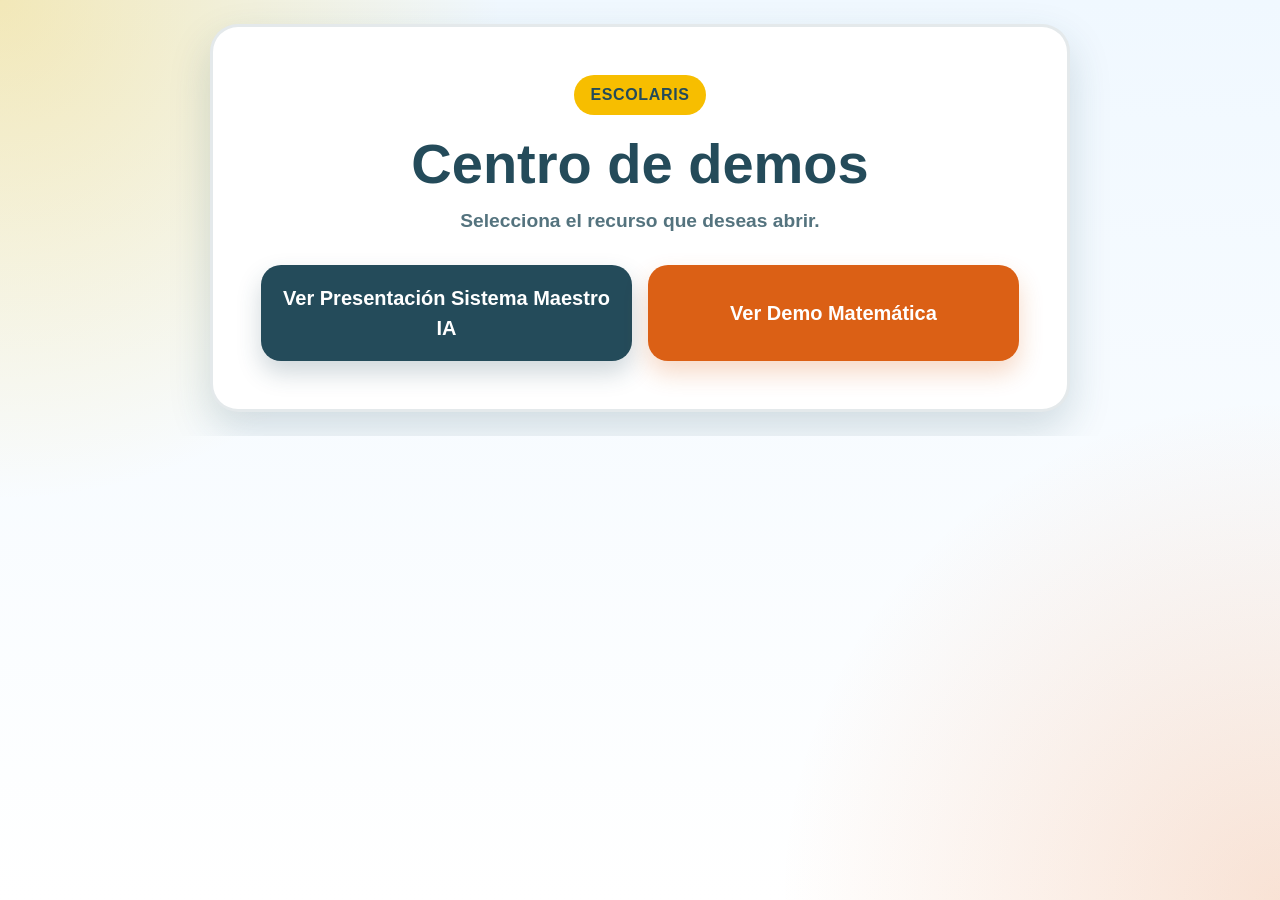
<file: index.html>
<!DOCTYPE html>
<html lang="es">
<head>
  <meta charset="UTF-8">
  <meta name="viewport" content="width=device-width, initial-scale=1.0">
  <title>Inicio Escolaris</title>
  <style>
    :root {
      --escolaris-orange: #db6015;
      --escolaris-gold: #f7be00;
      --escolaris-blue: #244b5a;
      --escolaris-red: #993921;
      --escolaris-light: #f0f8ff;
      --escolaris-white: #ffffff;
    }

    * {
      box-sizing: border-box;
    }

    html,
    body {
      margin: 0;
      min-height: 100%;
      overflow-x: hidden;
    }

    body {
      align-items: center;
      background:
        radial-gradient(circle at top left, rgba(247, 190, 0, 0.28), transparent 32%),
        radial-gradient(circle at bottom right, rgba(219, 96, 21, 0.18), transparent 32%),
        linear-gradient(180deg, var(--escolaris-light) 0%, var(--escolaris-white) 100%);
      color: var(--escolaris-blue);
      display: flex;
      font-family: "Segoe UI", Tahoma, Verdana, sans-serif;
      justify-content: center;
      line-height: 1.5;
      padding: 24px;
    }

    .home-card {
      background: var(--escolaris-white);
      border: 3px solid rgba(36, 75, 90, 0.12);
      border-radius: 28px;
      box-shadow: 0 18px 42px rgba(36, 75, 90, 0.18);
      max-width: 860px;
      padding: clamp(24px, 5vw, 48px);
      text-align: center;
      width: 100%;
    }

    .badge {
      background: var(--escolaris-gold);
      border-radius: 999px;
      color: var(--escolaris-blue);
      display: inline-block;
      font-weight: 900;
      letter-spacing: 0.04em;
      padding: 8px 16px;
      text-transform: uppercase;
    }

    h1 {
      color: var(--escolaris-blue);
      font-size: clamp(2rem, 5vw, 3.5rem);
      line-height: 1.1;
      margin: 18px 0 12px;
    }

    p {
      color: rgba(36, 75, 90, 0.78);
      font-size: clamp(1.05rem, 2vw, 1.2rem);
      font-weight: 650;
      margin: 0 auto;
      max-width: 620px;
    }

    .actions {
      display: grid;
      gap: 16px;
      grid-template-columns: repeat(2, minmax(0, 1fr));
      margin-top: 30px;
    }

    .action-button {
      align-items: center;
      border-radius: 20px;
      color: var(--escolaris-white);
      display: flex;
      font-size: clamp(1.05rem, 2vw, 1.25rem);
      font-weight: 900;
      justify-content: center;
      min-height: 86px;
      padding: 18px;
      text-decoration: none;
      transition: transform 160ms ease, box-shadow 160ms ease;
    }

    .action-button--math {
      background: var(--escolaris-orange);
      box-shadow: 0 12px 24px rgba(219, 96, 21, 0.24);
    }

    .action-button--presentation {
      background: var(--escolaris-blue);
      box-shadow: 0 12px 24px rgba(36, 75, 90, 0.22);
    }

    .action-button:hover {
      transform: translateY(-2px);
    }

    .action-button:focus-visible {
      outline: 4px solid rgba(247, 190, 0, 0.72);
      outline-offset: 4px;
    }

    @media (max-width: 680px) {
      body {
        padding: 14px;
      }

      .home-card {
        border-radius: 22px;
      }

      .actions {
        grid-template-columns: 1fr;
      }
    }
  </style>
</head>
<body>
  <main class="home-card" aria-labelledby="home-title">
    <span class="badge">Escolaris</span>
    <h1 id="home-title">Centro de demos</h1>
    <p>Selecciona el recurso que deseas abrir.</p>

    <nav class="actions" aria-label="Recursos disponibles">
      <a class="action-button action-button--presentation" href="propuesta_sistema_maestro_escolaris_ia.html">Ver Presentación Sistema Maestro IA</a>
      <a class="action-button action-button--math" href="lecciones/leccion-01-variables/lectura-interactiva.html">Ver Demo Matemática</a>
    </nav>
  </main>
</body>
</html>
</file>
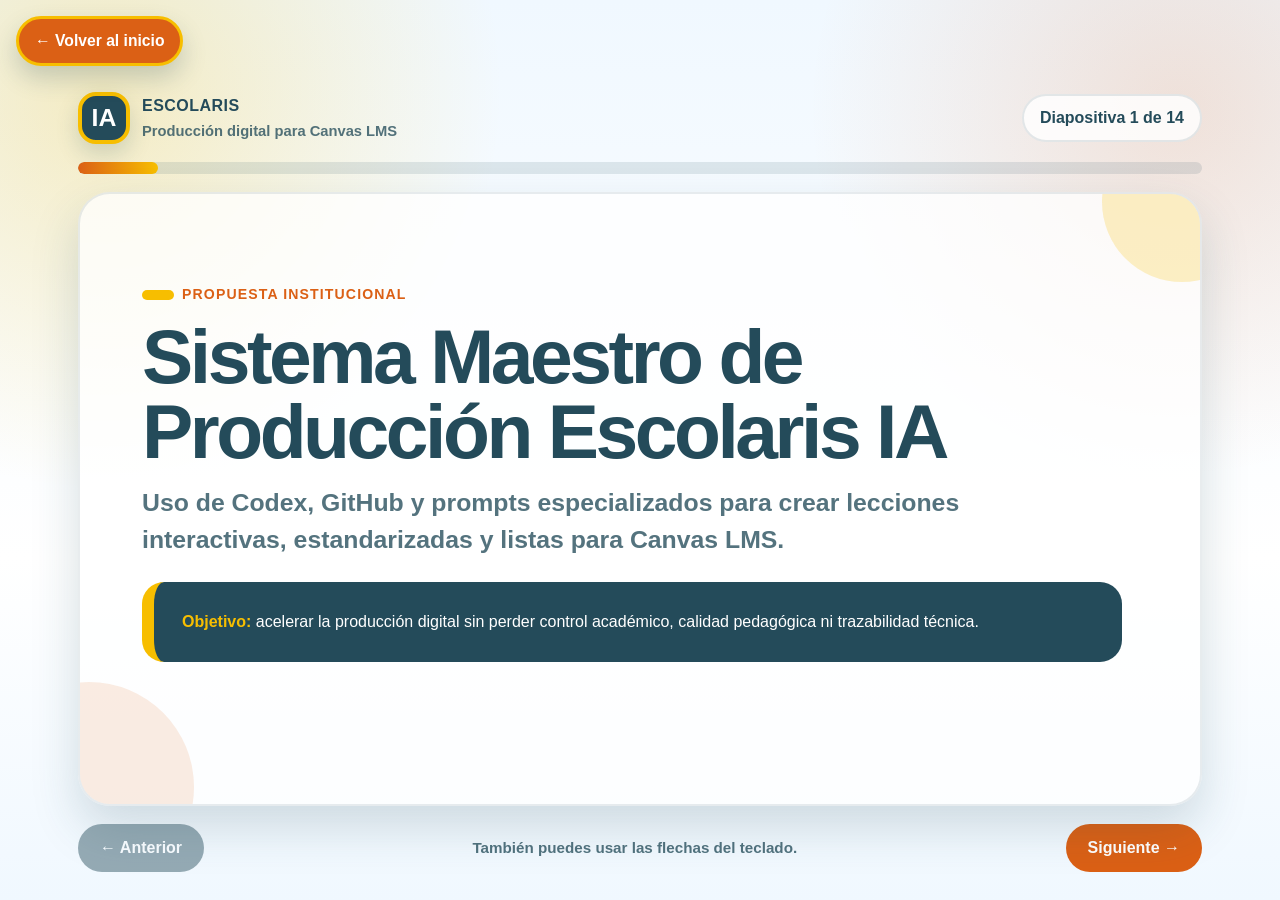
<file: propuesta_sistema_maestro_escolaris_ia.html>
<!DOCTYPE html>
<html lang="es">
<head>
  <meta charset="UTF-8">
  <meta name="viewport" content="width=device-width, initial-scale=1.0">
  <title>Sistema Maestro de Producción Escolaris IA</title>
  <style>
    :root {
      --escolaris-orange: #db6015;
      --escolaris-gold: #f7be00;
      --escolaris-blue: #244b5a;
      --escolaris-red: #993921;
      --escolaris-light: #f0f8ff;
      --escolaris-white: #ffffff;
      --text-soft: rgba(36, 75, 90, 0.78);
      --shadow: 0 22px 48px rgba(36, 75, 90, 0.18);
    }

    * {
      box-sizing: border-box;
    }

    html,
    body {
      margin: 0;
      min-height: 100%;
      overflow-x: hidden;
    }

    body {
      background:
        radial-gradient(circle at 8% 10%, rgba(247, 190, 0, 0.24), transparent 28%),
        radial-gradient(circle at 92% 12%, rgba(219, 96, 21, 0.16), transparent 26%),
        linear-gradient(180deg, var(--escolaris-light) 0%, var(--escolaris-white) 62%, var(--escolaris-light) 100%);
      color: var(--escolaris-blue);
      font-family: "Segoe UI", Tahoma, Verdana, sans-serif;
      line-height: 1.5;
    }

    .presentation {
      display: flex;
      flex-direction: column;
      gap: 18px;
      margin: 0 auto;
      max-width: 1180px;
      min-height: 100vh;
      padding: clamp(76px, 8vw, 92px) clamp(14px, 3vw, 28px) clamp(14px, 3vw, 28px);
      width: 100%;
    }

    .home-button {
      align-items: center;
      background: var(--escolaris-orange);
      border: 3px solid var(--escolaris-gold);
      border-radius: 999px;
      box-shadow: 0 12px 24px rgba(36, 75, 90, 0.22);
      color: var(--escolaris-white);
      display: inline-flex;
      font-size: 0.98rem;
      font-weight: 900;
      gap: 8px;
      left: 16px;
      padding: 10px 16px;
      position: fixed;
      text-decoration: none;
      top: 16px;
      transition: transform 160ms ease, box-shadow 160ms ease;
      z-index: 20;
    }

    .home-button:hover {
      box-shadow: 0 16px 28px rgba(36, 75, 90, 0.26);
      transform: translateY(-2px);
    }

    .home-button:focus-visible {
      outline: 4px solid rgba(247, 190, 0, 0.7);
      outline-offset: 4px;
    }

    .topbar {
      align-items: center;
      display: flex;
      flex-wrap: wrap;
      gap: 12px;
      justify-content: space-between;
    }

    .brand {
      align-items: center;
      display: flex;
      gap: 12px;
      min-width: 240px;
    }

    .brand-mark {
      align-items: center;
      background: var(--escolaris-blue);
      border: 4px solid var(--escolaris-gold);
      border-radius: 18px;
      box-shadow: 0 10px 22px rgba(36, 75, 90, 0.18);
      color: var(--escolaris-white);
      display: inline-flex;
      font-size: 1.55rem;
      font-weight: 900;
      height: 52px;
      justify-content: center;
      width: 52px;
    }

    .brand-text {
      display: flex;
      flex-direction: column;
      gap: 2px;
    }

    .brand-text strong {
      color: var(--escolaris-blue);
      font-size: 1rem;
      letter-spacing: 0.03em;
      text-transform: uppercase;
    }

    .brand-text span {
      color: var(--text-soft);
      font-size: 0.92rem;
      font-weight: 700;
    }

    .counter {
      background: rgba(255, 255, 255, 0.82);
      border: 2px solid rgba(36, 75, 90, 0.12);
      border-radius: 999px;
      color: var(--escolaris-blue);
      font-weight: 900;
      padding: 10px 16px;
    }

    .progress-wrap {
      background: rgba(36, 75, 90, 0.12);
      border-radius: 999px;
      height: 12px;
      overflow: hidden;
      width: 100%;
    }

    .progress-bar {
      background: linear-gradient(90deg, var(--escolaris-orange), var(--escolaris-gold));
      border-radius: inherit;
      height: 100%;
      transition: width 220ms ease;
      width: 7.14%;
    }

    .slide-shell {
      background: rgba(255, 255, 255, 0.74);
      border: 2px solid rgba(36, 75, 90, 0.10);
      border-radius: 32px;
      box-shadow: var(--shadow);
      flex: 1;
      overflow: hidden;
      position: relative;
    }

    .slide-shell::before,
    .slide-shell::after {
      content: "";
      pointer-events: none;
      position: absolute;
      z-index: 0;
    }

    .slide-shell::before {
      background: var(--escolaris-gold);
      border-radius: 999px;
      height: 160px;
      opacity: 0.22;
      right: -62px;
      top: -72px;
      width: 160px;
    }

    .slide-shell::after {
      background: var(--escolaris-orange);
      border-radius: 999px;
      bottom: -88px;
      height: 210px;
      left: -96px;
      opacity: 0.12;
      width: 210px;
    }

    .slide {
      display: none;
      min-height: clamp(520px, 62vh, 720px);
      padding: clamp(24px, 5vw, 62px);
      position: relative;
      z-index: 1;
    }

    .slide.active {
      animation: fadeIn 260ms ease;
      display: grid;
    }

    @keyframes fadeIn {
      from {
        opacity: 0;
        transform: translateY(8px);
      }

      to {
        opacity: 1;
        transform: translateY(0);
      }
    }

    .slide-content {
      align-self: center;
      display: grid;
      gap: 24px;
      max-width: 980px;
      width: 100%;
    }

    .slide-title-row {
      align-items: start;
      display: grid;
      gap: 14px;
    }

    .kicker {
      align-items: center;
      color: var(--escolaris-orange);
      display: inline-flex;
      font-size: 0.88rem;
      font-weight: 900;
      gap: 8px;
      letter-spacing: 0.08em;
      text-transform: uppercase;
    }

    .kicker::before {
      background: var(--escolaris-gold);
      border-radius: 999px;
      content: "";
      display: inline-block;
      height: 10px;
      width: 32px;
    }

    h1,
    h2,
    p {
      margin: 0;
    }

    h1 {
      color: var(--escolaris-blue);
      font-size: clamp(2.25rem, 6vw, 5rem);
      letter-spacing: -0.045em;
      line-height: 0.98;
      max-width: 930px;
    }

    h2 {
      color: var(--escolaris-blue);
      font-size: clamp(2rem, 4.9vw, 4.1rem);
      letter-spacing: -0.04em;
      line-height: 1.04;
    }

    .subtitle {
      color: var(--text-soft);
      font-size: clamp(1.12rem, 2.5vw, 1.55rem);
      font-weight: 650;
      max-width: 900px;
    }

    .lead {
      color: var(--text-soft);
      font-size: clamp(1.06rem, 2vw, 1.28rem);
      max-width: 860px;
    }

    .accent-card {
      background: var(--escolaris-blue);
      border-left: 12px solid var(--escolaris-gold);
      border-radius: 22px;
      color: var(--escolaris-white);
      padding: clamp(18px, 3vw, 28px);
    }

    .accent-card strong {
      color: var(--escolaris-gold);
    }

    .grid {
      display: grid;
      gap: 16px;
    }

    .grid.two {
      grid-template-columns: repeat(2, minmax(0, 1fr));
    }

    .grid.four {
      grid-template-columns: repeat(4, minmax(0, 1fr));
    }

    .card {
      background: var(--escolaris-white);
      border: 2px solid rgba(36, 75, 90, 0.10);
      border-radius: 22px;
      box-shadow: 0 10px 24px rgba(36, 75, 90, 0.10);
      padding: 20px;
    }

    .card h3 {
      color: var(--escolaris-blue);
      font-size: 1.16rem;
      margin: 0 0 8px;
    }

    .card p {
      color: var(--text-soft);
      font-weight: 650;
    }

    .icon {
      align-items: center;
      background: var(--escolaris-gold);
      border-radius: 16px;
      color: var(--escolaris-blue);
      display: inline-flex;
      font-size: 1.45rem;
      font-weight: 900;
      height: 46px;
      justify-content: center;
      margin-bottom: 12px;
      width: 46px;
    }

    ul {
      display: grid;
      gap: 13px;
      list-style: none;
      margin: 0;
      padding: 0;
    }

    li {
      align-items: flex-start;
      background: rgba(255, 255, 255, 0.86);
      border: 2px solid rgba(36, 75, 90, 0.09);
      border-radius: 18px;
      color: var(--escolaris-blue);
      display: flex;
      font-size: clamp(1rem, 1.8vw, 1.18rem);
      font-weight: 750;
      gap: 12px;
      padding: 14px 16px;
    }

    li::before {
      background: var(--escolaris-orange);
      border-radius: 999px;
      color: var(--escolaris-white);
      content: "✓";
      display: inline-flex;
      flex: 0 0 auto;
      font-size: 0.9rem;
      font-weight: 900;
      height: 26px;
      justify-content: center;
      line-height: 26px;
      margin-top: 1px;
      width: 26px;
    }

    .layer-card {
      border-top: 8px solid var(--escolaris-orange);
      min-height: 178px;
    }

    .layer-card:nth-child(2) {
      border-top-color: var(--escolaris-gold);
    }

    .layer-card:nth-child(3) {
      border-top-color: var(--escolaris-blue);
    }

    .layer-card:nth-child(4) {
      border-top-color: var(--escolaris-red);
    }

    .file-list li::before {
      content: "HTML";
      font-size: 0.62rem;
      width: 38px;
    }

    .timeline {
      display: grid;
      gap: 14px;
    }

    .step {
      align-items: center;
      display: grid;
      gap: 14px;
      grid-template-columns: 54px 1fr;
    }

    .step-number {
      align-items: center;
      background: var(--escolaris-blue);
      border: 4px solid var(--escolaris-gold);
      border-radius: 18px;
      color: var(--escolaris-white);
      display: flex;
      font-size: 1.25rem;
      font-weight: 900;
      height: 54px;
      justify-content: center;
      width: 54px;
    }

    .step-text {
      background: var(--escolaris-white);
      border: 2px solid rgba(36, 75, 90, 0.10);
      border-radius: 18px;
      color: var(--escolaris-blue);
      font-size: clamp(1.02rem, 2vw, 1.2rem);
      font-weight: 800;
      padding: 16px 18px;
    }

    .price-table {
      background: var(--escolaris-white);
      border: 2px solid rgba(36, 75, 90, 0.14);
      border-radius: 22px;
      box-shadow: 0 12px 26px rgba(36, 75, 90, 0.12);
      overflow: hidden;
      width: 100%;
    }

    table {
      border-collapse: collapse;
      width: 100%;
    }

    th,
    td {
      padding: 16px 18px;
      text-align: left;
      vertical-align: top;
    }

    th {
      background: var(--escolaris-blue);
      color: var(--escolaris-white);
      font-size: 1rem;
      letter-spacing: 0.04em;
      text-transform: uppercase;
    }

    td {
      border-top: 1px solid rgba(36, 75, 90, 0.12);
      color: var(--escolaris-blue);
      font-size: 1.05rem;
      font-weight: 750;
    }

    .note {
      background: rgba(247, 190, 0, 0.18);
      border: 2px solid rgba(247, 190, 0, 0.55);
      border-radius: 18px;
      color: var(--escolaris-blue);
      font-weight: 800;
      padding: 14px 16px;
    }

    .comparison {
      display: grid;
      gap: 16px;
      grid-template-columns: repeat(3, minmax(0, 1fr));
    }

    .metric {
      background: var(--escolaris-white);
      border-radius: 24px;
      box-shadow: 0 12px 26px rgba(36, 75, 90, 0.12);
      overflow: hidden;
    }

    .metric-title {
      background: var(--escolaris-blue);
      color: var(--escolaris-white);
      font-weight: 900;
      padding: 14px 18px;
    }

    .metric-body {
      padding: 20px;
    }

    .metric-value {
      color: var(--escolaris-orange);
      display: block;
      font-size: clamp(1.8rem, 4vw, 3rem);
      font-weight: 950;
      letter-spacing: -0.04em;
      line-height: 1;
      margin-bottom: 8px;
    }

    .metric-body p {
      color: var(--text-soft);
      font-weight: 700;
    }

    .final-message {
      background:
        linear-gradient(135deg, rgba(36, 75, 90, 0.96), rgba(153, 57, 33, 0.92)),
        var(--escolaris-blue);
      border-radius: 28px;
      color: var(--escolaris-white);
      padding: clamp(24px, 4vw, 44px);
    }

    .final-message h2,
    .final-message p {
      color: var(--escolaris-white);
    }

    .final-message strong {
      color: var(--escolaris-gold);
    }

    .controls {
      align-items: center;
      display: flex;
      gap: 12px;
      justify-content: space-between;
    }

    .nav-button {
      align-items: center;
      background: var(--escolaris-blue);
      border: 0;
      border-radius: 999px;
      color: var(--escolaris-white);
      cursor: pointer;
      display: inline-flex;
      font-family: inherit;
      font-size: 1rem;
      font-weight: 900;
      gap: 8px;
      justify-content: center;
      min-height: 48px;
      padding: 12px 22px;
      transition: transform 160ms ease, opacity 160ms ease, background 160ms ease;
    }

    .nav-button.next {
      background: var(--escolaris-orange);
    }

    .nav-button:hover:not(:disabled) {
      transform: translateY(-2px);
    }

    .nav-button:focus-visible {
      outline: 4px solid rgba(247, 190, 0, 0.7);
      outline-offset: 3px;
    }

    .nav-button:disabled {
      cursor: not-allowed;
      opacity: 0.45;
    }

    .hint {
      color: var(--text-soft);
      font-size: 0.95rem;
      font-weight: 750;
      text-align: center;
    }

    @media (max-width: 900px) {
      .grid.two,
      .grid.four,
      .comparison {
        grid-template-columns: 1fr;
      }

      .slide {
        min-height: auto;
      }
    }

    @media (max-width: 640px) {
      .presentation {
        gap: 12px;
        padding: 74px 10px 10px;
      }

      .home-button {
        font-size: 0.9rem;
        left: 10px;
        padding: 9px 13px;
        top: 10px;
      }

      .topbar,
      .controls {
        align-items: stretch;
        flex-direction: column;
      }

      .brand {
        min-width: 0;
      }

      .slide-shell {
        border-radius: 22px;
      }

      .slide {
        padding: 22px 16px;
      }

      li {
        padding: 12px;
      }

      .step {
        grid-template-columns: 46px 1fr;
      }

      .step-number {
        border-radius: 14px;
        height: 46px;
        width: 46px;
      }

      .price-table {
        overflow-x: auto;
      }

      table {
        min-width: 560px;
      }

      .nav-button {
        width: 100%;
      }
    }
  </style>
</head>
<body>
  <a class="home-button" href="index.html" aria-label="Volver al inicio">← Volver al inicio</a>
  <main class="presentation" aria-label="Presentación: Sistema Maestro de Producción Escolaris IA">
    <header class="topbar">
      <div class="brand" aria-label="Escolaris IA">
        <span class="brand-mark">IA</span>
        <div class="brand-text">
          <strong>Escolaris</strong>
          <span>Producción digital para Canvas LMS</span>
        </div>
      </div>
      <div class="counter" aria-live="polite">
        Diapositiva <span id="currentSlide">1</span> de <span id="totalSlides">14</span>
      </div>
    </header>

    <div class="progress-wrap" aria-label="Progreso de la presentación">
      <div class="progress-bar" id="progressBar"></div>
    </div>

    <section class="slide-shell">
      <article class="slide active" aria-labelledby="slide-1-title">
        <div class="slide-content">
          <div class="slide-title-row">
            <span class="kicker">Propuesta institucional</span>
            <h1 id="slide-1-title">Sistema Maestro de Producción Escolaris IA</h1>
            <p class="subtitle">Uso de Codex, GitHub y prompts especializados para crear lecciones interactivas, estandarizadas y listas para Canvas LMS.</p>
          </div>
          <div class="accent-card">
            <p><strong>Objetivo:</strong> acelerar la producción digital sin perder control académico, calidad pedagógica ni trazabilidad técnica.</p>
          </div>
        </div>
      </article>

      <article class="slide" aria-labelledby="slide-2-title">
        <div class="slide-content">
          <div class="slide-title-row">
            <span class="kicker">Alcance de prueba</span>
            <h2 id="slide-2-title">¿Qué se está probando?</h2>
          </div>
          <ul>
            <li>Generación de recursos HTML para Canvas iframe.</li>
            <li>Flujo profesional con GitHub y Pull Requests.</li>
            <li>Control de calidad técnico y pedagógico.</li>
            <li>Escalabilidad para 24 lecciones y otras materias.</li>
          </ul>
        </div>
      </article>

      <article class="slide" aria-labelledby="slide-3-title">
        <div class="slide-content">
          <div class="slide-title-row">
            <span class="kicker">Resultados iniciales</span>
            <h2 id="slide-3-title">Logros de la prueba con Codex</h2>
          </div>
          <div class="grid two">
            <div class="card"><span class="icon">1</span><h3>Conexión operativa</h3><p>Codex conectado con GitHub para trabajar sobre archivos del repositorio.</p></div>
            <div class="card"><span class="icon">2</span><h3>HTML interactivo</h3><p>Lectura interactiva generada como recurso independiente.</p></div>
            <div class="card"><span class="icon">3</span><h3>Vista previa</h3><p>Página index.html creada para revisar el recurso de forma rápida.</p></div>
            <div class="card"><span class="icon">4</span><h3>Revisión formal</h3><p>QA técnico, QA pedagógico y revisión mediante Pull Request.</p></div>
          </div>
        </div>
      </article>

      <article class="slide" aria-labelledby="slide-4-title">
        <div class="slide-content">
          <div class="slide-title-row">
            <span class="kicker">Arquitectura recomendada</span>
            <h2 id="slide-4-title">Sistema por capas</h2>
            <p class="lead">No se recomienda depender de un único prompt maestro gigante. Es más seguro, escalable y controlable trabajar con cuatro capas especializadas.</p>
          </div>
          <div class="grid four">
            <div class="card layer-card"><h3>Prompt Maestro Pedagógico</h3><p>Define la base académica.</p></div>
            <div class="card layer-card"><h3>Prompt Maestro de Producción Digital</h3><p>Convierte contenido validado en HTML.</p></div>
            <div class="card layer-card"><h3>Prompt Maestro Audiovisual</h3><p>Organiza guiones, video y audio.</p></div>
            <div class="card layer-card"><h3>Prompt Maestro QA</h3><p>Valida calidad antes de publicar.</p></div>
          </div>
        </div>
      </article>

      <article class="slide" aria-labelledby="slide-5-title">
        <div class="slide-content">
          <div class="slide-title-row">
            <span class="kicker">Capa 1</span>
            <h2 id="slide-5-title">Prompt Maestro Pedagógico</h2>
            <p class="lead">Define objetivos, secuencia, actividades, evaluación, tono, nivel educativo y estructura académica.</p>
          </div>
          <div class="accent-card">
            <p>Su salida <strong>no es HTML</strong>. Su salida es contenido validable: claro, revisable y alineado con los criterios académicos antes de producir recursos digitales.</p>
          </div>
        </div>
      </article>

      <article class="slide" aria-labelledby="slide-6-title">
        <div class="slide-content">
          <div class="slide-title-row">
            <span class="kicker">Capa 2</span>
            <h2 id="slide-6-title">Prompt Maestro de Producción Digital</h2>
            <p class="lead">Convierte el contenido validado en recursos HTML interactivos usando Codex.</p>
          </div>
          <ul class="file-list">
            <li>lectura-interactiva.html</li>
            <li>practica-guiada.html</li>
            <li>practica-owlaris.html</li>
            <li>proyecto-final.html</li>
            <li>cierre.html</li>
          </ul>
        </div>
      </article>

      <article class="slide" aria-labelledby="slide-7-title">
        <div class="slide-content">
          <div class="slide-title-row">
            <span class="kicker">Capa 3</span>
            <h2 id="slide-7-title">Prompt Maestro Audiovisual</h2>
          </div>
          <div class="grid two">
            <div class="card"><span class="icon">▶</span><h3>Producción multimedia</h3><p>Maneja videos, guiones, storyboard, podcast y piezas de apoyo.</p></div>
            <div class="card"><span class="icon">AI</span><h3>Herramientas posibles</h3><p>Puede integrarse con HeyGen, Luma, Synthesia u otra herramienta audiovisual seleccionada.</p></div>
          </div>
        </div>
      </article>

      <article class="slide" aria-labelledby="slide-8-title">
        <div class="slide-content">
          <div class="slide-title-row">
            <span class="kicker">Capa 4</span>
            <h2 id="slide-8-title">Prompt Maestro QA</h2>
            <p class="lead">Evalúa cada entrega antes de convertirla en estándar de producción.</p>
          </div>
          <div class="grid two">
            <div class="card"><span class="icon">T</span><h3>QA técnico</h3><p>Botones, navegación, rutas, consola, responsividad y compatibilidad iframe.</p></div>
            <div class="card"><span class="icon">P</span><h3>QA pedagógico</h3><p>Claridad, secuencia, andamiaje, retroalimentación y nivel educativo.</p></div>
            <div class="card"><span class="icon">V</span><h3>QA visual</h3><p>Limpieza, consistencia institucional, legibilidad y ausencia de texto sobrepuesto.</p></div>
            <div class="card"><span class="icon">C</span><h3>Canvas LMS</h3><p>Funcionamiento dentro de iframe, sin dependencias externas ni scroll horizontal.</p></div>
          </div>
        </div>
      </article>

      <article class="slide" aria-labelledby="slide-9-title">
        <div class="slide-content">
          <div class="slide-title-row">
            <span class="kicker">Flujo profesional</span>
            <h2 id="slide-9-title">Beneficios de Codex + GitHub</h2>
          </div>
          <ul>
            <li>Reduce tiempo.</li>
            <li>Estandariza estructura.</li>
            <li>Permite revisión controlada.</li>
            <li>Facilita reutilización.</li>
            <li>Mejora trazabilidad.</li>
          </ul>
        </div>
      </article>

      <article class="slide" aria-labelledby="slide-10-title">
        <div class="slide-content">
          <div class="slide-title-row">
            <span class="kicker">Gobernanza digital</span>
            <h2 id="slide-10-title">Privacidad y seguridad con GitHub</h2>
          </div>
          <ul>
            <li>Repositorios privados.</li>
            <li>Control de acceso.</li>
            <li>Historial de cambios.</li>
            <li>Recuperación de versiones.</li>
            <li>Protección de propiedad intelectual.</li>
            <li>Revisión mediante Pull Requests.</li>
          </ul>
        </div>
      </article>

      <article class="slide" aria-labelledby="slide-11-title">
        <div class="slide-content">
          <div class="slide-title-row">
            <span class="kicker">Costos de referencia</span>
            <h2 id="slide-11-title">Licencias recomendadas</h2>
          </div>
          <div class="price-table">
            <table>
              <thead>
                <tr>
                  <th>Licencia</th>
                  <th>Estimación</th>
                </tr>
              </thead>
              <tbody>
                <tr>
                  <td>ChatGPT Team / Business</td>
                  <td>USD 25–30 por usuario al mes.</td>
                </tr>
                <tr>
                  <td>ChatGPT Pro</td>
                  <td>USD 200 al mes para responsable principal.</td>
                </tr>
                <tr>
                  <td>GitHub Team</td>
                  <td>USD 4–5 por usuario al mes.</td>
                </tr>
                <tr>
                  <td>Video IA</td>
                  <td>Depende de la herramienta seleccionada.</td>
                </tr>
              </tbody>
            </table>
          </div>
          <p class="note">Los precios son aproximados y deben confirmarse antes de contratar.</p>
        </div>
      </article>

      <article class="slide" aria-labelledby="slide-12-title">
        <div class="slide-content">
          <div class="slide-title-row">
            <span class="kicker">Productividad esperada</span>
            <h2 id="slide-12-title">Estimación de tiempos</h2>
          </div>
          <div class="comparison">
            <div class="metric">
              <div class="metric-title">Sin sistema</div>
              <div class="metric-body"><span class="metric-value">120 h</span><p>4–5 horas por lección. 24 lecciones ≈ 120 horas.</p></div>
            </div>
            <div class="metric">
              <div class="metric-title">Plantilla + Codex</div>
              <div class="metric-body"><span class="metric-value">24–48 h</span><p>1–2 horas por lección para producir 24 lecciones.</p></div>
            </div>
            <div class="metric">
              <div class="metric-title">Proceso maduro</div>
              <div class="metric-body"><span class="metric-value">8–12 h</span><p>Producción de 24 lecciones con sistema estable y validado.</p></div>
            </div>
          </div>
        </div>
      </article>

      <article class="slide" aria-labelledby="slide-13-title">
        <div class="slide-content">
          <div class="slide-title-row">
            <span class="kicker">Plan de avance</span>
            <h2 id="slide-13-title">Ruta de implementación</h2>
          </div>
          <div class="timeline">
            <div class="step"><span class="step-number">1</span><div class="step-text">Demo.</div></div>
            <div class="step"><span class="step-number">2</span><div class="step-text">Lección modelo.</div></div>
            <div class="step"><span class="step-number">3</span><div class="step-text">Sistema maestro.</div></div>
            <div class="step"><span class="step-number">4</span><div class="step-text">Producción de 24 lecciones.</div></div>
            <div class="step"><span class="step-number">5</span><div class="step-text">Escalamiento a otras materias.</div></div>
          </div>
        </div>
      </article>

      <article class="slide" aria-labelledby="slide-14-title">
        <div class="slide-content">
          <div class="slide-title-row">
            <span class="kicker">Decisión recomendada</span>
            <h2 id="slide-14-title">Recomendación final</h2>
          </div>
          <div class="final-message">
            <p class="subtitle">No generar las 24 lecciones de inmediato.</p>
            <p class="lead">Primero crear una <strong>lección modelo oficial</strong>, validarla y usarla como estándar.</p>
            <p class="lead">El objetivo no es que la IA haga cursos, sino que <strong>acelere la producción bajo control académico</strong>.</p>
          </div>
        </div>
      </article>
    </section>

    <footer class="controls">
      <button class="nav-button previous" id="prevButton" type="button">← Anterior</button>
      <p class="hint">También puedes usar las flechas del teclado.</p>
      <button class="nav-button next" id="nextButton" type="button">Siguiente →</button>
    </footer>
  </main>

  <script>
    const slides = Array.from(document.querySelectorAll('.slide'));
    const currentSlide = document.getElementById('currentSlide');
    const totalSlides = document.getElementById('totalSlides');
    const progressBar = document.getElementById('progressBar');
    const prevButton = document.getElementById('prevButton');
    const nextButton = document.getElementById('nextButton');
    let activeIndex = 0;

    totalSlides.textContent = slides.length;

    function updateSlide() {
      slides.forEach((slide, index) => {
        const isActive = index === activeIndex;
        slide.classList.toggle('active', isActive);
        slide.setAttribute('aria-hidden', String(!isActive));
      });

      currentSlide.textContent = activeIndex + 1;
      progressBar.style.width = `${((activeIndex + 1) / slides.length) * 100}%`;
      prevButton.disabled = activeIndex === 0;
      nextButton.disabled = activeIndex === slides.length - 1;
    }

    function goToSlide(nextIndex) {
      activeIndex = Math.max(0, Math.min(slides.length - 1, nextIndex));
      updateSlide();
    }

    prevButton.addEventListener('click', () => goToSlide(activeIndex - 1));
    nextButton.addEventListener('click', () => goToSlide(activeIndex + 1));

    document.addEventListener('keydown', (event) => {
      if (event.key === 'ArrowLeft') {
        goToSlide(activeIndex - 1);
      }

      if (event.key === 'ArrowRight') {
        goToSlide(activeIndex + 1);
      }
    });

    updateSlide();
  </script>
</body>
</html>
</file>
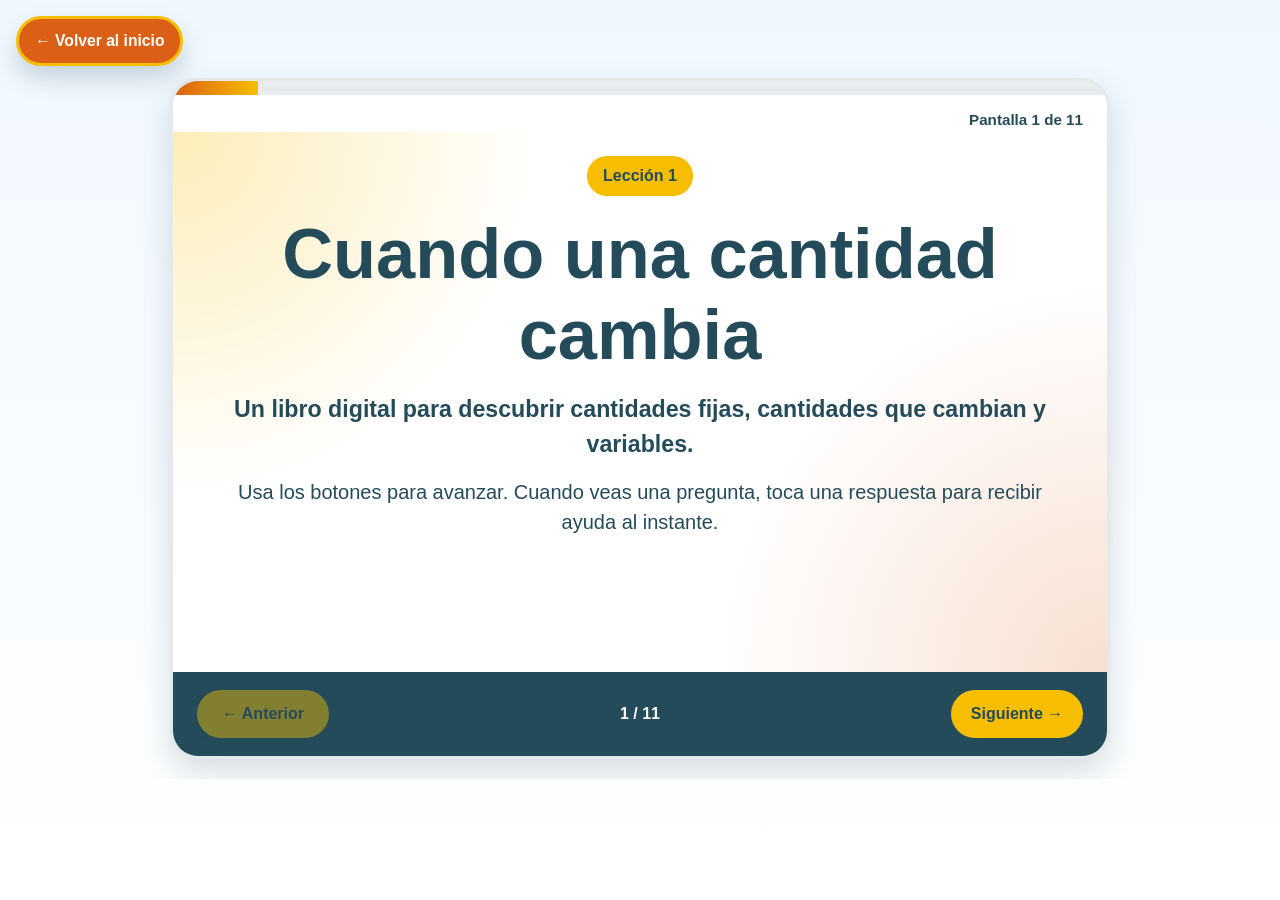
<file: lecciones/leccion-01-variables/lectura-interactiva.html>
<!DOCTYPE html>
<html lang="es">
<head>
  <meta charset="UTF-8">
  <meta name="viewport" content="width=device-width, initial-scale=1.0">
  <title>Lección 1: Cuando una cantidad cambia</title>
  <style>
    :root {
      --escolaris-orange: #db6015;
      --escolaris-gold: #f7be00;
      --escolaris-blue: #244b5a;
      --escolaris-red: #993921;
      --escolaris-light: #f0f8ff;
      --escolaris-white: #ffffff;
      --shadow: 0 14px 32px rgba(36, 75, 90, 0.18);
    }

    * {
      box-sizing: border-box;
    }

    html,
    body {
      margin: 0;
      min-height: 100%;
      overflow-x: hidden;
    }

    body {
      background: linear-gradient(180deg, var(--escolaris-light) 0%, var(--escolaris-white) 100%);
      color: var(--escolaris-blue);
      font-family: "Segoe UI", Tahoma, Verdana, sans-serif;
      line-height: 1.5;
    }

    button {
      font: inherit;
    }

    .lesson-shell {
      margin: 0 auto;
      max-width: 980px;
      padding: 78px 20px 20px;
      width: 100%;
    }

    .home-button {
      align-items: center;
      background: var(--escolaris-orange);
      border: 3px solid var(--escolaris-gold);
      border-radius: 999px;
      box-shadow: 0 12px 24px rgba(36, 75, 90, 0.22);
      color: var(--escolaris-white);
      display: inline-flex;
      font-size: 0.98rem;
      font-weight: 900;
      gap: 8px;
      left: 16px;
      padding: 10px 16px;
      position: fixed;
      text-decoration: none;
      top: 16px;
      transition: transform 160ms ease, box-shadow 160ms ease;
      z-index: 20;
    }

    .home-button:hover {
      box-shadow: 0 16px 28px rgba(36, 75, 90, 0.26);
      transform: translateY(-2px);
    }

    .home-button:focus-visible {
      outline: 4px solid rgba(247, 190, 0, 0.7);
      outline-offset: 4px;
    }

    .book-card {
      background: var(--escolaris-white);
      border: 3px solid rgba(36, 75, 90, 0.12);
      border-radius: 28px;
      box-shadow: var(--shadow);
      min-height: 620px;
      overflow: hidden;
      position: relative;
    }

    .progress-wrap {
      background: rgba(36, 75, 90, 0.1);
      height: 14px;
      width: 100%;
    }

    .progress-bar {
      background: linear-gradient(90deg, var(--escolaris-orange), var(--escolaris-gold));
      height: 100%;
      transition: width 0.25s ease;
      width: 0%;
    }

    .progress-text {
      color: var(--escolaris-blue);
      font-size: 0.95rem;
      font-weight: 700;
      margin: 14px 24px 0;
      text-align: right;
    }

    .screen {
      display: none;
      min-height: 480px;
      padding: 24px 44px 30px;
    }

    .screen.active {
      display: block;
    }

    .cover {
      align-items: center;
      background:
        radial-gradient(circle at top left, rgba(247, 190, 0, 0.28), transparent 34%),
        radial-gradient(circle at bottom right, rgba(219, 96, 21, 0.2), transparent 36%),
        var(--escolaris-white);
      display: grid;
      min-height: 540px;
      place-items: center;
      text-align: center;
    }

    .cover-badge,
    .tag {
      background: var(--escolaris-gold);
      border-radius: 999px;
      color: var(--escolaris-blue);
      display: inline-block;
      font-weight: 800;
      padding: 8px 16px;
    }

    h1,
    h2 {
      color: var(--escolaris-blue);
      line-height: 1.15;
      margin: 0 0 16px;
    }

    h1 {
      font-size: clamp(2.1rem, 7vw, 4.4rem);
      margin-top: 18px;
    }

    h2 {
      font-size: clamp(1.6rem, 4vw, 2.5rem);
    }

    p {
      font-size: clamp(1.05rem, 2.4vw, 1.25rem);
      margin: 0 0 16px;
    }

    .lead {
      font-size: clamp(1.15rem, 2.7vw, 1.45rem);
      font-weight: 650;
    }

    .grid-two {
      display: grid;
      gap: 18px;
      grid-template-columns: repeat(2, minmax(0, 1fr));
      margin-top: 18px;
    }

    .info-card,
    .example-card,
    .activity-card {
      background: var(--escolaris-light);
      border: 2px solid rgba(36, 75, 90, 0.12);
      border-radius: 22px;
      padding: 18px;
    }

    .example-card strong,
    .activity-card strong,
    .fixed-number {
      color: var(--escolaris-red);
    }

    .big-symbol {
      align-items: center;
      background: var(--escolaris-blue);
      border-radius: 28px;
      color: var(--escolaris-white);
      display: flex;
      font-size: clamp(4rem, 14vw, 7rem);
      font-weight: 900;
      justify-content: center;
      min-height: 190px;
    }

    .letter-chip {
      background: var(--escolaris-orange);
      border-radius: 18px;
      color: var(--escolaris-white);
      display: inline-block;
      font-size: 1.5rem;
      font-weight: 900;
      margin: 4px 6px 4px 0;
      min-width: 44px;
      padding: 8px 12px;
      text-align: center;
    }

    .click-options {
      display: grid;
      gap: 12px;
      margin-top: 18px;
    }

    .option-btn {
      background: var(--escolaris-white);
      border: 3px solid var(--escolaris-blue);
      border-radius: 18px;
      color: var(--escolaris-blue);
      cursor: pointer;
      font-weight: 750;
      padding: 14px 16px;
      text-align: left;
      transition: transform 0.15s ease, background 0.15s ease, border-color 0.15s ease;
      width: 100%;
    }

    .option-btn:hover,
    .option-btn:focus-visible {
      background: var(--escolaris-light);
      outline: 3px solid rgba(247, 190, 0, 0.5);
      transform: translateY(-1px);
    }

    .option-btn.correct {
      background: rgba(247, 190, 0, 0.25);
      border-color: var(--escolaris-gold);
    }

    .option-btn.incorrect {
      background: rgba(153, 57, 33, 0.08);
      border-color: var(--escolaris-red);
    }

    .feedback {
      border-radius: 18px;
      font-size: 1.05rem;
      font-weight: 750;
      margin-top: 16px;
      min-height: 56px;
      padding: 14px 16px;
    }

    .feedback:empty {
      display: none;
    }

    .feedback.good {
      background: rgba(247, 190, 0, 0.3);
      border: 2px solid var(--escolaris-gold);
    }

    .feedback.try {
      background: rgba(219, 96, 21, 0.12);
      border: 2px solid var(--escolaris-orange);
    }

    .controls {
      align-items: center;
      background: var(--escolaris-blue);
      display: flex;
      gap: 12px;
      justify-content: space-between;
      padding: 18px 24px;
    }

    .nav-btn {
      background: var(--escolaris-gold);
      border: 0;
      border-radius: 999px;
      color: var(--escolaris-blue);
      cursor: pointer;
      font-weight: 900;
      min-width: 132px;
      padding: 12px 18px;
    }

    .nav-btn:hover,
    .nav-btn:focus-visible {
      outline: 3px solid var(--escolaris-white);
    }

    .nav-btn:disabled {
      cursor: not-allowed;
      opacity: 0.45;
    }

    .screen-dots {
      color: var(--escolaris-white);
      font-weight: 800;
      text-align: center;
    }

    .reflection-box {
      background: var(--escolaris-blue);
      border-radius: 24px;
      color: var(--escolaris-white);
      margin-top: 20px;
      padding: 20px;
    }

    .reflection-box p,
    .reflection-box h2 {
      color: var(--escolaris-white);
    }

    .visual-row {
      display: flex;
      flex-wrap: wrap;
      gap: 10px;
      margin: 18px 0;
    }

    .visual-item {
      background: var(--escolaris-gold);
      border-radius: 16px;
      color: var(--escolaris-blue);
      font-size: 1.6rem;
      font-weight: 900;
      min-width: 56px;
      padding: 12px;
      text-align: center;
    }

    @media (max-width: 720px) {
      .lesson-shell {
        padding: 72px 10px 10px;
      }

      .home-button {
        font-size: 0.9rem;
        left: 10px;
        padding: 9px 13px;
        top: 10px;
      }

      .book-card {
        border-radius: 20px;
        min-height: auto;
      }

      .screen {
        min-height: 450px;
        padding: 20px 18px 24px;
      }

      .grid-two {
        grid-template-columns: 1fr;
      }

      .controls {
        padding: 14px;
      }

      .nav-btn {
        min-width: 104px;
        padding: 11px 12px;
      }

      .screen-dots {
        font-size: 0.9rem;
      }
    }
  </style>
</head>
<body>
  <a class="home-button" href="../../index.html" aria-label="Volver al inicio">← Volver al inicio</a>
  <main class="lesson-shell" aria-label="Lectura interactiva: Cuando una cantidad cambia">
    <section class="book-card">
      <div class="progress-wrap" aria-hidden="true">
        <div class="progress-bar" id="progressBar"></div>
      </div>
      <div class="progress-text" id="progressText">Pantalla 1 de 11</div>

      <article class="screen cover active" data-screen="1">
        <div>
          <span class="cover-badge">Lección 1</span>
          <h1>Cuando una cantidad cambia</h1>
          <p class="lead">Un libro digital para descubrir cantidades fijas, cantidades que cambian y variables.</p>
          <p>Usa los botones para avanzar. Cuando veas una pregunta, toca una respuesta para recibir ayuda al instante.</p>
        </div>
      </article>

      <article class="screen" data-screen="2">
        <span class="tag">Observa</span>
        <h2>Algunas cantidades cambian</h2>
        <p>Una <strong>cantidad que cambia</strong> no siempre tiene el mismo valor.</p>
        <p>Por ejemplo, en una fila puede haber 3 estudiantes al inicio. Luego llegan más estudiantes y la cantidad puede ser 4, 5 o 6.</p>
        <div class="visual-row" aria-label="Ejemplo de cantidad que cambia">
          <div class="visual-item">3</div>
          <div class="visual-item">4</div>
          <div class="visual-item">5</div>
          <div class="visual-item">6</div>
        </div>
        <p>La cantidad de estudiantes en la fila <strong>cambia</strong> porque puede aumentar o disminuir.</p>
      </article>

      <article class="screen" data-screen="3">
        <span class="tag">Compara</span>
        <h2>Otras cantidades son fijas</h2>
        <p>Una <strong>cantidad fija</strong> se queda igual dentro de una situación.</p>
        <div class="grid-two">
          <div class="info-card">
            <p><strong>Fija:</strong> una mesa tiene <span class="fixed-number">4</span> patas.</p>
            <p>En esta idea, el 4 no cambia.</p>
          </div>
          <div class="info-card">
            <p><strong>Cambia:</strong> la cantidad de libros sobre la mesa.</p>
            <p>Puede haber 1 libro, después 2, después ninguno.</p>
          </div>
        </div>
      </article>

      <article class="screen" data-screen="4">
        <span class="tag">Nueva palabra</span>
        <h2>¿Qué es una variable?</h2>
        <p>Una <strong>variable</strong> representa una cantidad que puede cambiar.</p>
        <p>Como todavía no sabemos qué número tendrá, usamos una letra para guardarle el lugar.</p>
        <div class="grid-two">
          <div class="big-symbol">n</div>
          <div class="example-card">
            <p>Si <strong>n</strong> es la cantidad de lápices en una caja, entonces n puede valer 2, 5, 8 u otro número.</p>
            <p>La letra ayuda a hablar de la cantidad aunque cambie.</p>
          </div>
        </div>
      </article>

      <article class="screen" data-screen="5">
        <span class="tag">Representa</span>
        <h2>Una letra puede representar una cantidad</h2>
        <p>Podemos escoger una letra que recuerde la situación.</p>
        <div class="activity-card">
          <p><span class="letter-chip">p</span> puede representar la cantidad de páginas leídas.</p>
          <p><span class="letter-chip">f</span> puede representar la cantidad de flores en un dibujo.</p>
          <p><span class="letter-chip">g</span> puede representar la cantidad de galletas en un plato.</p>
        </div>
        <p>La letra no es la respuesta final. Es una forma de nombrar una cantidad que puede cambiar.</p>
      </article>

      <article class="screen" data-screen="6">
        <span class="tag">Distingue</span>
        <h2>Número fijo y letra variable</h2>
        <div class="grid-two">
          <div class="info-card">
            <h2>7</h2>
            <p>Es un número fijo. Vale siete.</p>
          </div>
          <div class="info-card">
            <h2>m</h2>
            <p>Es una letra variable. Puede representar distintos números según la situación.</p>
          </div>
        </div>
        <p>Cuando leas una situación, pregunta: <strong>¿esta cantidad se queda igual o puede cambiar?</strong></p>
      </article>

      <article class="screen" data-screen="7">
        <span class="tag">Actividad 1</span>
        <h2>Identifica la cantidad fija</h2>
        <p>Lee la situación y toca la cantidad que se queda igual.</p>
        <div class="activity-card">
          <p>En cada bicicleta hay 2 ruedas. En el patio hay varias bicicletas.</p>
          <div class="click-options" data-activity="fixed">
            <button class="option-btn" data-correct="true" data-good="¡Correcto! En esta situación, cada bicicleta tiene 2 ruedas. Ese número se queda igual." data-try="">2 ruedas en cada bicicleta</button>
            <button class="option-btn" data-correct="false" data-good="" data-try="Intenta otra vez. La cantidad de bicicletas en el patio puede cambiar si llegan o se van bicicletas.">Cantidad de bicicletas en el patio</button>
          </div>
          <div class="feedback" aria-live="polite"></div>
        </div>
      </article>

      <article class="screen" data-screen="8">
        <span class="tag">Actividad 2</span>
        <h2>Identifica la cantidad variable</h2>
        <p>Ahora toca la cantidad que puede cambiar.</p>
        <div class="activity-card">
          <p>Un cuaderno tiene páginas. Cada día Ana lee algunas páginas más.</p>
          <div class="click-options" data-activity="variable">
            <button class="option-btn" data-correct="false" data-good="" data-try="Piensa de nuevo. El número 1 en “cada día” ayuda a ordenar la idea, pero no es la cantidad que va aumentando." >1 día</button>
            <button class="option-btn" data-correct="true" data-good="¡Muy bien! Las páginas leídas pueden aumentar cada día, por eso son una cantidad variable." data-try="">Páginas leídas</button>
            <button class="option-btn" data-correct="false" data-good="" data-try="Casi. El cuaderno es el objeto de la situación; busca una cantidad que pueda aumentar o disminuir.">El cuaderno</button>
          </div>
          <div class="feedback" aria-live="polite"></div>
        </div>
      </article>

      <article class="screen" data-screen="9">
        <span class="tag">Actividad 3</span>
        <h2>Elige una letra adecuada</h2>
        <p>Queremos representar la cantidad de <strong>plantas</strong> en un jardín. ¿Qué letra ayuda a recordar la idea?</p>
        <div class="activity-card">
          <div class="click-options" data-activity="letter">
            <button class="option-btn" data-correct="false" data-good="" data-try="Esa letra puede usarse, pero no recuerda tan fácilmente la palabra plantas.">x</button>
            <button class="option-btn" data-correct="true" data-good="¡Excelente! La letra p puede recordar la palabra plantas. También podríamos elegir otra letra si la explicamos." data-try="">p</button>
            <button class="option-btn" data-correct="false" data-good="" data-try="La letra m podría servir en otra situación, pero aquí p se relaciona mejor con plantas.">m</button>
          </div>
          <div class="feedback" aria-live="polite"></div>
        </div>
      </article>

      <article class="screen" data-screen="10">
        <span class="tag">Conecta ideas</span>
        <h2>Una misma letra puede tomar varios valores</h2>
        <p>Si <strong>p</strong> representa las plantas en un jardín, p puede cambiar cuando alguien siembra más plantas o retira algunas.</p>
        <div class="visual-row" aria-label="Valores posibles para p">
          <div class="visual-item">p = 4</div>
          <div class="visual-item">p = 6</div>
          <div class="visual-item">p = 9</div>
        </div>
        <p>La letra <strong>p</strong> sigue siendo el nombre de la cantidad. El número puede ser diferente según el momento.</p>
      </article>

      <article class="screen" data-screen="11">
        <span class="tag">Cierre</span>
        <h2>Piensa sobre lo aprendido</h2>
        <p>Hoy viste que algunas cantidades se quedan iguales y otras pueden cambiar.</p>
        <p>También aprendiste que una variable es una letra que representa una cantidad que puede cambiar.</p>
        <div class="reflection-box">
          <h2>Reflexión breve</h2>
          <p>Antes de terminar, piensa en silencio: ¿qué cantidad cambia en una actividad que haces cada día?</p>
          <p>Si puedes nombrarla con una letra, ya estás usando una variable.</p>
        </div>
      </article>

      <nav class="controls" aria-label="Navegación de la lectura">
        <button class="nav-btn" id="prevBtn" type="button">← Anterior</button>
        <div class="screen-dots" id="screenDots">1 / 11</div>
        <button class="nav-btn" id="nextBtn" type="button">Siguiente →</button>
      </nav>
    </section>
  </main>

  <script>
    const screens = Array.from(document.querySelectorAll('.screen'));
    const prevBtn = document.getElementById('prevBtn');
    const nextBtn = document.getElementById('nextBtn');
    const progressBar = document.getElementById('progressBar');
    const progressText = document.getElementById('progressText');
    const screenDots = document.getElementById('screenDots');
    let currentScreen = 0;

    function updateScreen() {
      screens.forEach((screen, index) => {
        screen.classList.toggle('active', index === currentScreen);
      });

      const screenNumber = currentScreen + 1;
      const totalScreens = screens.length;
      const progress = (screenNumber / totalScreens) * 100;

      progressBar.style.width = `${progress}%`;
      progressText.textContent = `Pantalla ${screenNumber} de ${totalScreens}`;
      screenDots.textContent = `${screenNumber} / ${totalScreens}`;
      prevBtn.disabled = currentScreen === 0;
      nextBtn.disabled = currentScreen === totalScreens - 1;
      nextBtn.textContent = currentScreen === totalScreens - 1 ? 'Finalizado' : 'Siguiente →';
    }

    prevBtn.addEventListener('click', () => {
      if (currentScreen > 0) {
        currentScreen -= 1;
        updateScreen();
      }
    });

    nextBtn.addEventListener('click', () => {
      if (currentScreen < screens.length - 1) {
        currentScreen += 1;
        updateScreen();
      }
    });

    document.querySelectorAll('.click-options').forEach((group) => {
      const feedback = group.parentElement.querySelector('.feedback');
      const buttons = Array.from(group.querySelectorAll('.option-btn'));

      buttons.forEach((button) => {
        button.addEventListener('click', () => {
          const isCorrect = button.dataset.correct === 'true';
          buttons.forEach((option) => option.classList.remove('correct', 'incorrect'));
          button.classList.add(isCorrect ? 'correct' : 'incorrect');
          feedback.textContent = isCorrect ? button.dataset.good : button.dataset.try;
          feedback.className = `feedback ${isCorrect ? 'good' : 'try'}`;
        });
      });
    });

    updateScreen();
  </script>
</body>
</html>
</file>
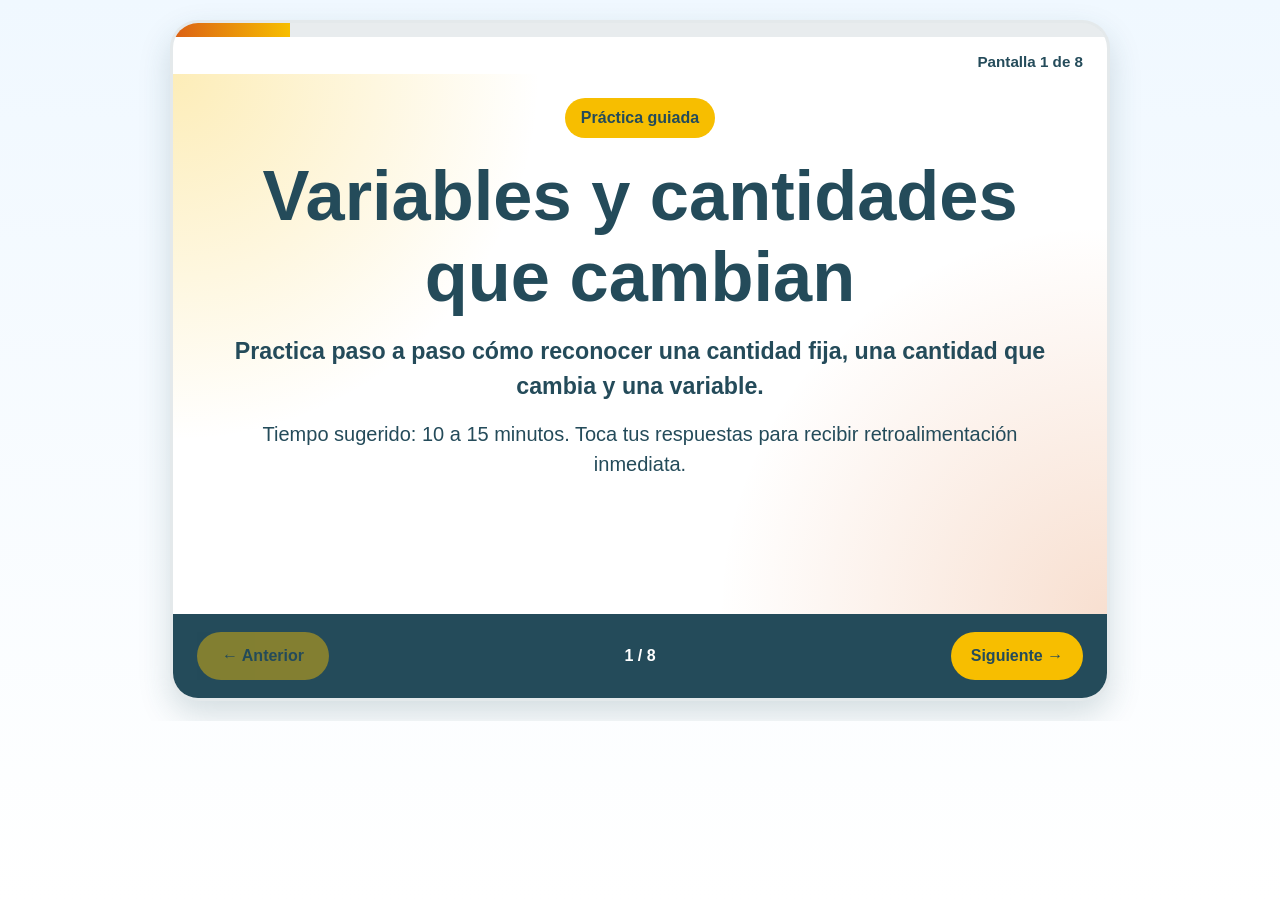
<file: lecciones/leccion-01-variables/practica-guiada.html>
<!DOCTYPE html>
<html lang="es">
<head>
  <meta charset="UTF-8">
  <meta name="viewport" content="width=device-width, initial-scale=1.0">
  <title>Lección 1: Práctica guiada</title>
  <style>
    :root {
      --escolaris-orange: #db6015;
      --escolaris-gold: #f7be00;
      --escolaris-blue: #244b5a;
      --escolaris-red: #993921;
      --escolaris-light: #f0f8ff;
      --escolaris-white: #ffffff;
      --shadow: 0 14px 32px rgba(36, 75, 90, 0.18);
    }

    * {
      box-sizing: border-box;
    }

    html,
    body {
      margin: 0;
      min-height: 100%;
      overflow-x: hidden;
    }

    body {
      background: linear-gradient(180deg, var(--escolaris-light) 0%, var(--escolaris-white) 100%);
      color: var(--escolaris-blue);
      font-family: "Segoe UI", Tahoma, Verdana, sans-serif;
      line-height: 1.5;
    }

    button {
      font: inherit;
    }

    .lesson-shell {
      margin: 0 auto;
      max-width: 980px;
      padding: 20px;
      width: 100%;
    }

    .book-card {
      background: var(--escolaris-white);
      border: 3px solid rgba(36, 75, 90, 0.12);
      border-radius: 28px;
      box-shadow: var(--shadow);
      min-height: 620px;
      overflow: hidden;
      position: relative;
    }

    .progress-wrap {
      background: rgba(36, 75, 90, 0.1);
      height: 14px;
      width: 100%;
    }

    .progress-bar {
      background: linear-gradient(90deg, var(--escolaris-orange), var(--escolaris-gold));
      height: 100%;
      transition: width 0.25s ease;
      width: 0%;
    }

    .progress-text {
      color: var(--escolaris-blue);
      font-size: 0.95rem;
      font-weight: 700;
      margin: 14px 24px 0;
      text-align: right;
    }

    .screen {
      display: none;
      min-height: 480px;
      padding: 24px 44px 30px;
    }

    .screen.active {
      display: block;
    }

    .cover {
      align-items: center;
      background:
        radial-gradient(circle at top left, rgba(247, 190, 0, 0.28), transparent 34%),
        radial-gradient(circle at bottom right, rgba(219, 96, 21, 0.2), transparent 36%),
        var(--escolaris-white);
      display: grid;
      min-height: 540px;
      place-items: center;
      text-align: center;
    }

    .cover-badge,
    .tag {
      background: var(--escolaris-gold);
      border-radius: 999px;
      color: var(--escolaris-blue);
      display: inline-block;
      font-weight: 800;
      padding: 8px 16px;
    }

    h1,
    h2,
    h3 {
      color: var(--escolaris-blue);
      line-height: 1.15;
      margin: 0 0 16px;
    }

    h1 {
      font-size: clamp(2.1rem, 7vw, 4.4rem);
      margin-top: 18px;
    }

    h2 {
      font-size: clamp(1.6rem, 4vw, 2.5rem);
    }

    h3 {
      font-size: clamp(1.2rem, 3vw, 1.5rem);
    }

    p,
    li {
      font-size: clamp(1.05rem, 2.4vw, 1.25rem);
    }

    p {
      margin: 0 0 16px;
    }

    ul {
      margin: 0;
      padding-left: 22px;
    }

    .lead {
      font-size: clamp(1.15rem, 2.7vw, 1.45rem);
      font-weight: 650;
    }

    .grid-two {
      display: grid;
      gap: 18px;
      grid-template-columns: repeat(2, minmax(0, 1fr));
      margin-top: 18px;
    }

    .info-card,
    .example-card,
    .activity-card {
      background: var(--escolaris-light);
      border: 2px solid rgba(36, 75, 90, 0.12);
      border-radius: 22px;
      padding: 18px;
    }

    .example-card strong,
    .activity-card strong,
    .fixed-number {
      color: var(--escolaris-red);
    }

    .big-symbol {
      align-items: center;
      background: var(--escolaris-blue);
      border-radius: 28px;
      color: var(--escolaris-white);
      display: flex;
      font-size: clamp(4rem, 14vw, 7rem);
      font-weight: 900;
      justify-content: center;
      min-height: 190px;
    }

    .letter-chip {
      background: var(--escolaris-orange);
      border-radius: 18px;
      color: var(--escolaris-white);
      display: inline-block;
      font-size: 1.5rem;
      font-weight: 900;
      margin: 4px 6px 4px 0;
      min-width: 44px;
      padding: 8px 12px;
      text-align: center;
    }

    .click-options {
      display: grid;
      gap: 12px;
      margin-top: 18px;
    }

    .option-btn {
      background: var(--escolaris-white);
      border: 3px solid var(--escolaris-blue);
      border-radius: 18px;
      color: var(--escolaris-blue);
      cursor: pointer;
      font-weight: 750;
      padding: 14px 16px;
      text-align: left;
      transition: transform 0.15s ease, background 0.15s ease, border-color 0.15s ease;
      width: 100%;
    }

    .option-btn:hover,
    .option-btn:focus-visible {
      background: var(--escolaris-light);
      outline: 3px solid rgba(247, 190, 0, 0.5);
      transform: translateY(-1px);
    }

    .option-btn.correct {
      background: rgba(247, 190, 0, 0.25);
      border-color: var(--escolaris-gold);
    }

    .option-btn.incorrect {
      background: rgba(153, 57, 33, 0.08);
      border-color: var(--escolaris-red);
    }

    .feedback {
      border-radius: 18px;
      font-size: 1.05rem;
      font-weight: 750;
      margin-top: 16px;
      min-height: 56px;
      padding: 14px 16px;
    }

    .feedback:empty {
      display: none;
    }

    .feedback.good {
      background: rgba(247, 190, 0, 0.3);
      border: 2px solid var(--escolaris-gold);
    }

    .feedback.try {
      background: rgba(219, 96, 21, 0.12);
      border: 2px solid var(--escolaris-orange);
    }

    .controls {
      align-items: center;
      background: var(--escolaris-blue);
      display: flex;
      gap: 12px;
      justify-content: space-between;
      padding: 18px 24px;
    }

    .nav-btn {
      background: var(--escolaris-gold);
      border: 0;
      border-radius: 999px;
      color: var(--escolaris-blue);
      cursor: pointer;
      font-weight: 900;
      min-width: 132px;
      padding: 12px 18px;
    }

    .nav-btn:hover,
    .nav-btn:focus-visible {
      outline: 3px solid var(--escolaris-white);
    }

    .nav-btn:disabled {
      cursor: not-allowed;
      opacity: 0.45;
    }

    .screen-dots {
      color: var(--escolaris-white);
      font-weight: 800;
      text-align: center;
    }

    .reflection-box {
      background: var(--escolaris-blue);
      border-radius: 24px;
      color: var(--escolaris-white);
      margin-top: 20px;
      padding: 20px;
    }

    .reflection-box p,
    .reflection-box h2 {
      color: var(--escolaris-white);
    }

    .visual-row {
      display: flex;
      flex-wrap: wrap;
      gap: 10px;
      margin: 18px 0;
    }

    .visual-item {
      background: var(--escolaris-gold);
      border-radius: 16px;
      color: var(--escolaris-blue);
      font-size: 1.6rem;
      font-weight: 900;
      min-width: 56px;
      padding: 12px;
      text-align: center;
    }

    .step-list {
      display: grid;
      gap: 12px;
      margin-top: 16px;
    }

    .step {
      align-items: flex-start;
      background: var(--escolaris-white);
      border: 2px solid rgba(36, 75, 90, 0.16);
      border-radius: 18px;
      display: flex;
      gap: 12px;
      padding: 14px;
    }

    .step-number {
      align-items: center;
      background: var(--escolaris-orange);
      border-radius: 50%;
      color: var(--escolaris-white);
      display: inline-flex;
      flex: 0 0 38px;
      font-weight: 900;
      height: 38px;
      justify-content: center;
      width: 38px;
    }

    .mini-label {
      color: var(--escolaris-red);
      display: block;
      font-size: 0.95rem;
      font-weight: 850;
      margin-bottom: 4px;
      text-transform: uppercase;
    }

    @media (max-width: 720px) {
      .lesson-shell {
        padding: 10px;
      }

      .book-card {
        border-radius: 20px;
        min-height: auto;
      }

      .screen {
        min-height: 450px;
        padding: 20px 18px 24px;
      }

      .grid-two {
        grid-template-columns: 1fr;
      }

      .controls {
        padding: 14px;
      }

      .nav-btn {
        min-width: 104px;
        padding: 11px 12px;
      }

      .screen-dots {
        font-size: 0.9rem;
      }

      .step {
        flex-direction: column;
      }
    }
  </style>
</head>
<body>
  <main class="lesson-shell" aria-label="Práctica guiada: Variables y cantidades que cambian">
    <section class="book-card">
      <div class="progress-wrap" aria-hidden="true">
        <div class="progress-bar" id="progressBar"></div>
      </div>
      <div class="progress-text" id="progressText">Pantalla 1 de 8</div>

      <article class="screen cover active" data-screen="1">
        <div>
          <span class="cover-badge">Práctica guiada</span>
          <h1>Variables y cantidades que cambian</h1>
          <p class="lead">Practica paso a paso cómo reconocer una cantidad fija, una cantidad que cambia y una variable.</p>
          <p>Tiempo sugerido: 10 a 15 minutos. Toca tus respuestas para recibir retroalimentación inmediata.</p>
        </div>
      </article>

      <article class="screen" data-screen="2">
        <span class="tag">Recordemos</span>
        <h2>Antes de practicar</h2>
        <div class="grid-two">
          <div class="info-card">
            <h3>Cantidad fija</h3>
            <p>Se queda igual dentro de la situación.</p>
            <p>Ejemplo: una tricicleta tiene <span class="fixed-number">3</span> ruedas.</p>
          </div>
          <div class="info-card">
            <h3>Cantidad que cambia</h3>
            <p>Puede aumentar, disminuir o tener distintos valores.</p>
            <p>Ejemplo: la cantidad de tricicletas en el patio.</p>
          </div>
        </div>
        <p style="margin-top: 18px;">Una <strong>variable</strong> es una letra que representa una cantidad que puede cambiar.</p>
      </article>

      <article class="screen" data-screen="3">
        <span class="tag">Ejemplo guiado</span>
        <h2>Resolvamos juntos</h2>
        <p>Situación: En una mesa hay platos. Cada plato tiene 5 galletas.</p>
        <div class="activity-card">
          <div class="step-list">
            <div class="step">
              <span class="step-number">1</span>
              <div>
                <span class="mini-label">Busca lo fijo</span>
                <p>Cada plato tiene <strong>5 galletas</strong>. Ese número se repite en cada plato.</p>
              </div>
            </div>
            <div class="step">
              <span class="step-number">2</span>
              <div>
                <span class="mini-label">Busca lo que cambia</span>
                <p>La cantidad de <strong>platos</strong> puede ser 1, 2, 3 o más.</p>
              </div>
            </div>
            <div class="step">
              <span class="step-number">3</span>
              <div>
                <span class="mini-label">Nombra con una letra</span>
                <p>Podemos usar <span class="letter-chip">p</span> para representar la cantidad de platos.</p>
              </div>
            </div>
          </div>
        </div>
      </article>

      <article class="screen" data-screen="4">
        <span class="tag">Ejercicio 1</span>
        <h2>Encuentra la cantidad fija</h2>
        <p>Lee la situación y toca la cantidad que se queda igual.</p>
        <div class="activity-card">
          <p>En cada bolsa hay 4 manzanas. En la mesa puede haber varias bolsas.</p>
          <div class="click-options" data-activity="fixed-apples">
            <button class="option-btn" type="button" data-correct="true" data-good="¡Correcto! Las 4 manzanas de cada bolsa son la cantidad fija en esta situación." data-try="">4 manzanas en cada bolsa</button>
            <button class="option-btn" type="button" data-correct="false" data-good="" data-try="Intenta otra vez. La cantidad de bolsas puede cambiar si ponen o quitan bolsas de la mesa.">Cantidad de bolsas en la mesa</button>
            <button class="option-btn" type="button" data-correct="false" data-good="" data-try="Casi. La mesa es parte de la escena, pero no es la cantidad fija que buscamos.">La mesa</button>
          </div>
          <div class="feedback" aria-live="polite"></div>
        </div>
      </article>

      <article class="screen" data-screen="5">
        <span class="tag">Ejercicio 2</span>
        <h2>Encuentra la cantidad que cambia</h2>
        <p>Ahora toca la cantidad que puede tener distintos valores.</p>
        <div class="activity-card">
          <p>Un álbum tiene espacios para fotos. Cada semana Sofía pega algunas fotos nuevas.</p>
          <div class="click-options" data-activity="variable-photos">
            <button class="option-btn" type="button" data-correct="false" data-good="" data-try="Piensa de nuevo. El álbum es el lugar donde se pegan las fotos, no la cantidad que va cambiando.">El álbum</button>
            <button class="option-btn" type="button" data-correct="true" data-good="¡Muy bien! La cantidad de fotos pegadas cambia cuando Sofía agrega fotos nuevas." data-try="">Fotos pegadas</button>
            <button class="option-btn" type="button" data-correct="false" data-good="" data-try="Casi. Una semana ayuda a contar el tiempo, pero buscamos la cantidad que aumenta.">1 semana</button>
          </div>
          <div class="feedback" aria-live="polite"></div>
        </div>
      </article>

      <article class="screen" data-screen="6">
        <span class="tag">Ejercicio 3</span>
        <h2>Elige una variable</h2>
        <p>Queremos representar la cantidad de <strong>globos</strong> que hay en una fiesta.</p>
        <div class="grid-two">
          <div class="big-symbol">?</div>
          <div class="activity-card">
            <p>¿Qué letra ayuda a recordar la palabra globos?</p>
            <div class="click-options" data-activity="letter-balloons">
              <button class="option-btn" type="button" data-correct="false" data-good="" data-try="La letra x puede usarse a veces, pero no recuerda claramente la palabra globos.">x</button>
              <button class="option-btn" type="button" data-correct="true" data-good="¡Excelente! La letra g ayuda a recordar globos. Podemos decir: g representa la cantidad de globos." data-try="">g</button>
              <button class="option-btn" type="button" data-correct="false" data-good="" data-try="La letra p podría servir para otra palabra, como pelotas o plantas. Para globos, g ayuda más.">p</button>
            </div>
            <div class="feedback" aria-live="polite"></div>
          </div>
        </div>
      </article>

      <article class="screen" data-screen="7">
        <span class="tag">Ejercicio 4</span>
        <h2>Une la idea completa</h2>
        <p>Lee y elige la explicación más clara.</p>
        <div class="activity-card">
          <p>En una caja hay crayones. La cantidad de crayones puede cambiar cuando alguien agrega o saca crayones.</p>
          <div class="click-options" data-activity="full-idea">
            <button class="option-btn" type="button" data-correct="false" data-good="" data-try="Revisa la situación. Si alguien agrega o saca crayones, la cantidad no se queda igual.">La cantidad de crayones es fija porque siempre vale lo mismo.</button>
            <button class="option-btn" type="button" data-correct="true" data-good="¡Correcto! La cantidad de crayones cambia, por eso una letra como c puede representarla." data-try="">La cantidad de crayones cambia y puede representarse con c.</button>
            <button class="option-btn" type="button" data-correct="false" data-good="" data-try="Casi. La caja es el objeto, pero la cantidad que cambia son los crayones dentro de ella.">La caja es una variable porque puede abrirse.</button>
          </div>
          <div class="feedback" aria-live="polite"></div>
        </div>
      </article>

      <article class="screen" data-screen="8">
        <span class="tag">Cierre</span>
        <h2>Revisa tu estrategia</h2>
        <p>Cuando encuentres una situación con cantidades, usa estos pasos:</p>
        <div class="visual-row" aria-label="Pasos para reconocer variables">
          <div class="visual-item">1. Fijo</div>
          <div class="visual-item">2. Cambia</div>
          <div class="visual-item">3. Letra</div>
        </div>
        <div class="reflection-box">
          <h2>Piensa un momento</h2>
          <p>¿Qué pregunta te ayudó más: “se queda igual” o “puede cambiar”?</p>
          <p>Guarda esa pregunta para la siguiente práctica.</p>
        </div>
      </article>

      <nav class="controls" aria-label="Navegación de la práctica guiada">
        <button class="nav-btn" id="prevBtn" type="button">← Anterior</button>
        <div class="screen-dots" id="screenDots">1 / 8</div>
        <button class="nav-btn" id="nextBtn" type="button">Siguiente →</button>
      </nav>
    </section>
  </main>

  <script>
    const screens = Array.from(document.querySelectorAll('.screen'));
    const prevBtn = document.getElementById('prevBtn');
    const nextBtn = document.getElementById('nextBtn');
    const progressBar = document.getElementById('progressBar');
    const progressText = document.getElementById('progressText');
    const screenDots = document.getElementById('screenDots');
    let currentScreen = 0;

    function updateScreen() {
      screens.forEach((screen, index) => {
        screen.classList.toggle('active', index === currentScreen);
      });

      const screenNumber = currentScreen + 1;
      const totalScreens = screens.length;
      const progress = (screenNumber / totalScreens) * 100;

      progressBar.style.width = `${progress}%`;
      progressText.textContent = `Pantalla ${screenNumber} de ${totalScreens}`;
      screenDots.textContent = `${screenNumber} / ${totalScreens}`;
      prevBtn.disabled = currentScreen === 0;
      nextBtn.disabled = currentScreen === totalScreens - 1;
      nextBtn.textContent = currentScreen === totalScreens - 1 ? 'Finalizado' : 'Siguiente →';
    }

    prevBtn.addEventListener('click', () => {
      if (currentScreen > 0) {
        currentScreen -= 1;
        updateScreen();
      }
    });

    nextBtn.addEventListener('click', () => {
      if (currentScreen < screens.length - 1) {
        currentScreen += 1;
        updateScreen();
      }
    });

    document.querySelectorAll('.click-options').forEach((group) => {
      const feedback = group.parentElement.querySelector('.feedback');
      const buttons = Array.from(group.querySelectorAll('.option-btn'));

      buttons.forEach((button) => {
        button.addEventListener('click', () => {
          const isCorrect = button.dataset.correct === 'true';
          buttons.forEach((option) => option.classList.remove('correct', 'incorrect'));
          button.classList.add(isCorrect ? 'correct' : 'incorrect');
          feedback.textContent = isCorrect ? button.dataset.good : button.dataset.try;
          feedback.className = `feedback ${isCorrect ? 'good' : 'try'}`;
        });
      });
    });

    updateScreen();
  </script>
</body>
</html>
</file>
